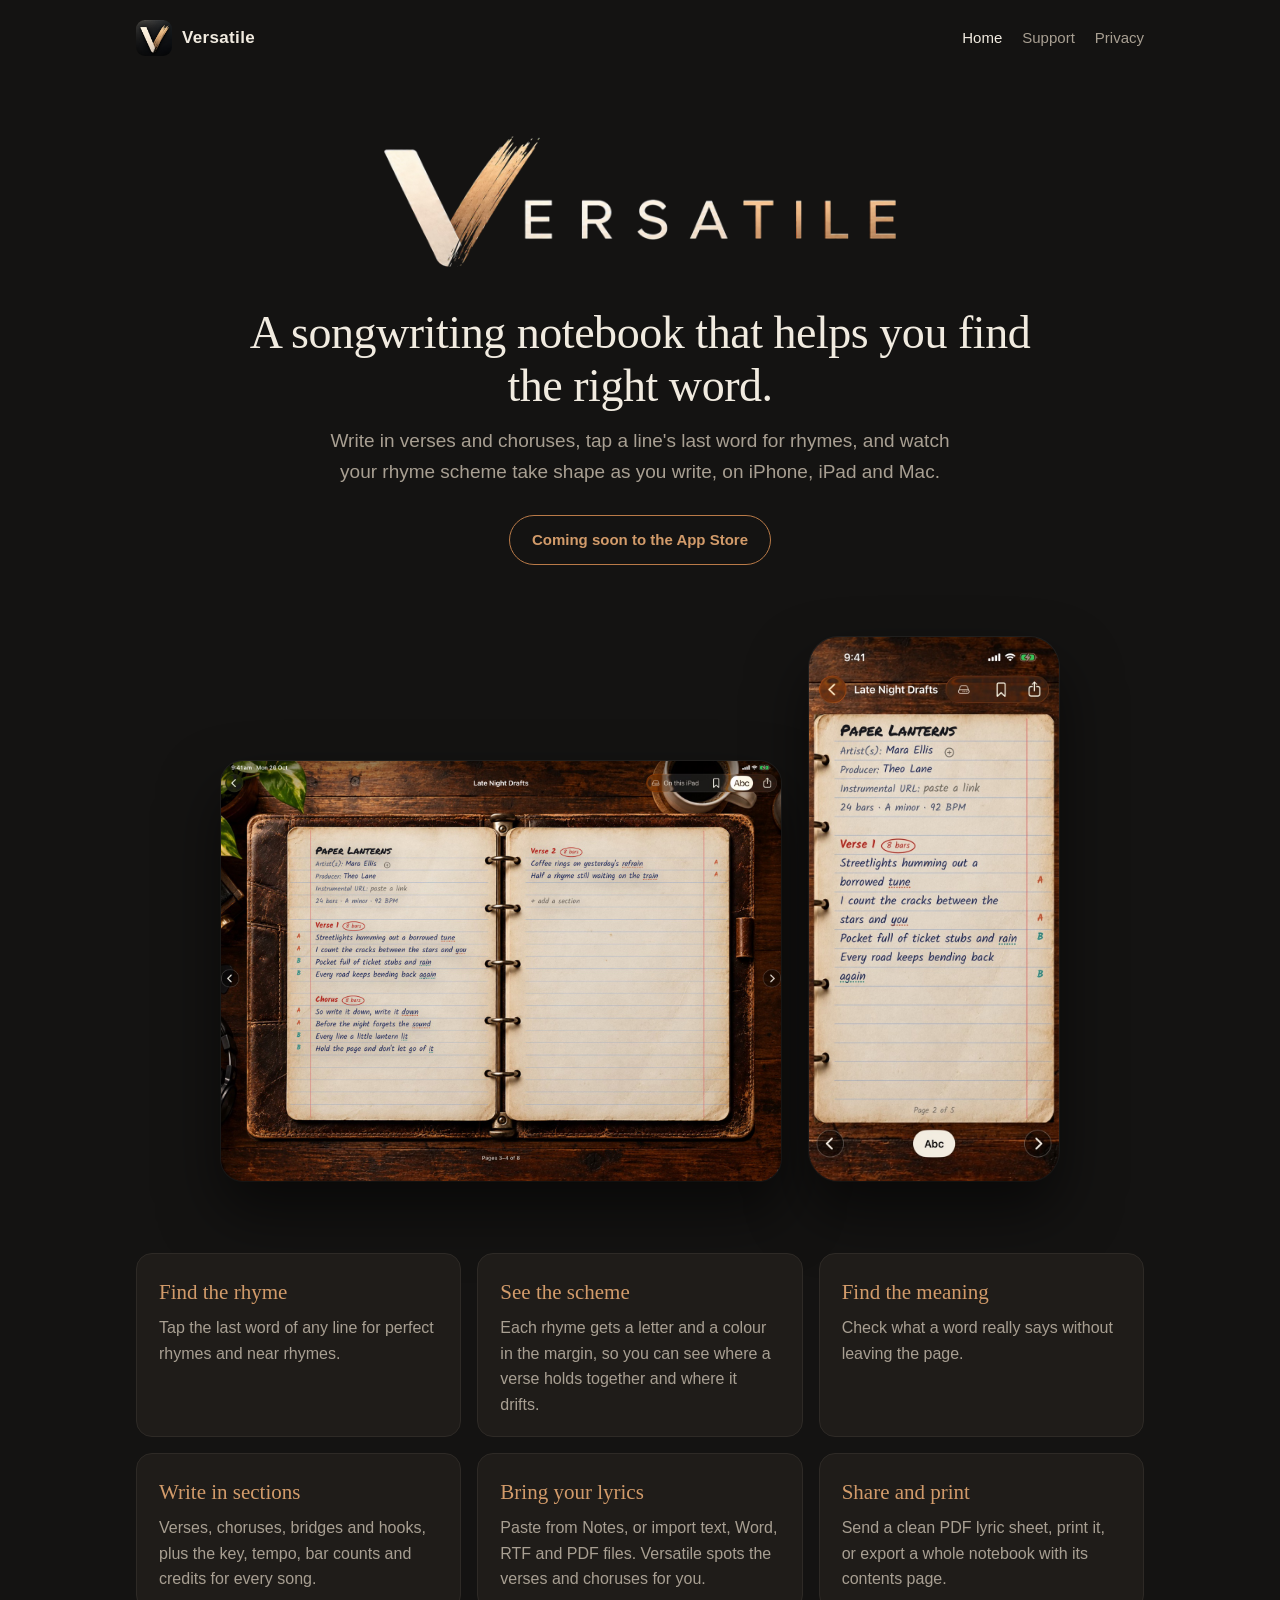
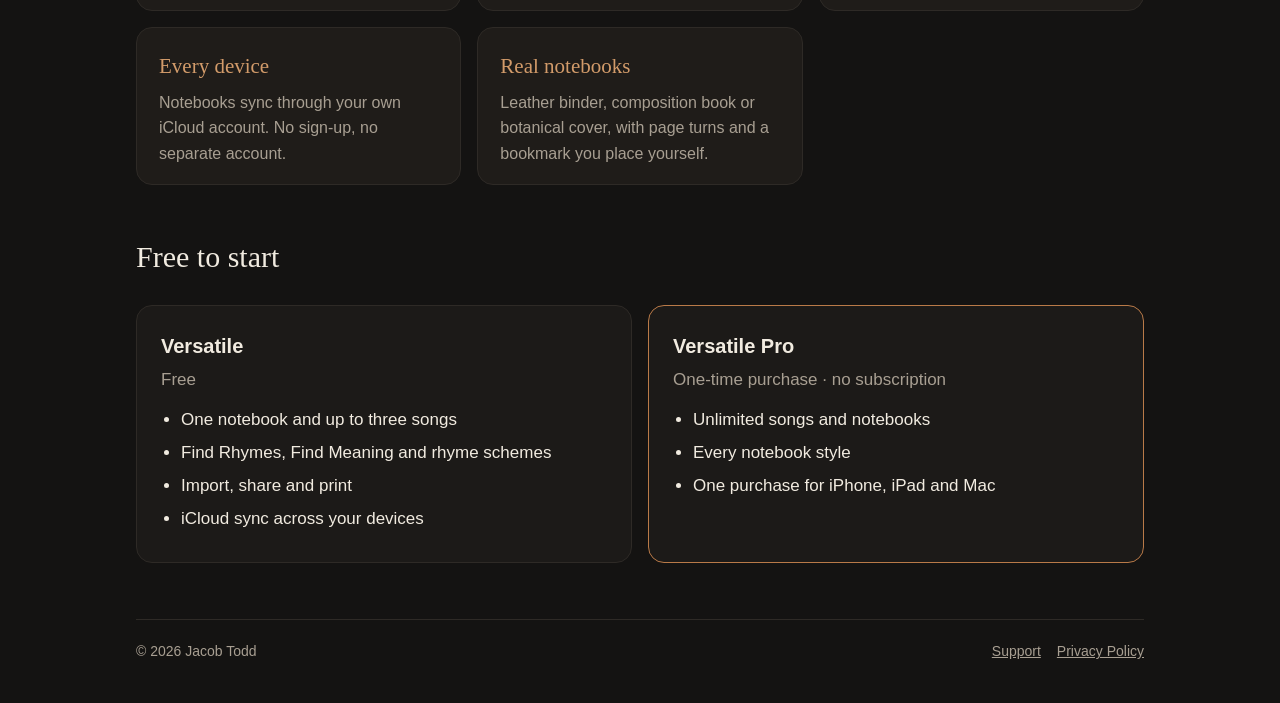
<file: index.html>
<!doctype html>
<html lang="en">
<head>
  <meta charset="utf-8">
  <meta name="viewport" content="width=device-width, initial-scale=1">
  <title>Versatile – Lyric Notebook</title>
  <meta name="description" content="Versatile is a songwriting notebook for iPhone, iPad and Mac. Find rhymes, see your rhyme scheme, and keep every lyric in a notebook that syncs through iCloud.">
  <meta property="og:title" content="Versatile – Lyric Notebook">
  <meta property="og:description" content="A songwriting notebook for iPhone, iPad and Mac that helps you find the right word.">
  <meta property="og:image" content="https://jacobtodd.github.io/versatile-site/ipad.jpg">
  <meta name="theme-color" content="#141312">
  <link rel="icon" href="icon.png">
  <link rel="apple-touch-icon" href="icon.png">
  <link rel="stylesheet" href="style.css">
</head>
<body>
<div class="wrap">
  <header class="top">
    <a class="brand" href="./"><img src="icon.png" alt=""><span>Versatile</span></a>
    <nav>
      <a href="./" aria-current="page">Home</a>
      <a href="support.html">Support</a>
      <a href="privacy.html">Privacy</a>
    </nav>
  </header>

  <section class="hero">
    <img class="wordmark" src="wordmark.png" alt="Versatile">
    <h1>A songwriting notebook that helps you find the right word.</h1>
    <p class="lede">Write in verses and choruses, tap a line's last word for rhymes, and watch your rhyme scheme take shape as you write, on iPhone, iPad and Mac.</p>
    <span class="badge">Coming soon to the App Store</span>
  </section>

  <div class="screens">
    <figure class="ipad"><img src="ipad.jpg" alt="Versatile on iPad: a song in a ring-bound notebook, with rhyme scheme letters in the margin" width="1200" height="1600"></figure>
    <figure class="phone"><img src="phone.jpg" alt="Versatile on iPhone: the first verse of a song with its rhyme scheme" width="644" height="1400"></figure>
  </div>

  <section class="features" aria-label="Features">
    <div class="feature">
      <h3>Find the rhyme</h3>
      <p>Tap the last word of any line for perfect rhymes and near rhymes.</p>
    </div>
    <div class="feature">
      <h3>See the scheme</h3>
      <p>Each rhyme gets a letter and a colour in the margin, so you can see where a verse holds together and where it drifts.</p>
    </div>
    <div class="feature">
      <h3>Find the meaning</h3>
      <p>Check what a word really says without leaving the page.</p>
    </div>
    <div class="feature">
      <h3>Write in sections</h3>
      <p>Verses, choruses, bridges and hooks, plus the key, tempo, bar counts and credits for every song.</p>
    </div>
    <div class="feature">
      <h3>Bring your lyrics</h3>
      <p>Paste from Notes, or import text, Word, RTF and PDF files. Versatile spots the verses and choruses for you.</p>
    </div>
    <div class="feature">
      <h3>Share and print</h3>
      <p>Send a clean PDF lyric sheet, print it, or export a whole notebook with its contents page.</p>
    </div>
    <div class="feature">
      <h3>Every device</h3>
      <p>Notebooks sync through your own iCloud account. No sign-up, no separate account.</p>
    </div>
    <div class="feature">
      <h3>Real notebooks</h3>
      <p>Leather binder, composition book or botanical cover, with page turns and a bookmark you place yourself.</p>
    </div>
  </section>

  <section>
    <h2>Free to start</h2>
    <div class="pricing">
      <div class="plan">
        <h3>Versatile</h3>
        <p class="price">Free</p>
        <ul>
          <li>One notebook and up to three songs</li>
          <li>Find Rhymes, Find Meaning and rhyme schemes</li>
          <li>Import, share and print</li>
          <li>iCloud sync across your devices</li>
        </ul>
      </div>
      <div class="plan pro">
        <h3>Versatile Pro</h3>
        <p class="price">One-time purchase · no subscription</p>
        <ul>
          <li>Unlimited songs and notebooks</li>
          <li>Every notebook style</li>
          <li>One purchase for iPhone, iPad and Mac</li>
        </ul>
      </div>
    </div>
  </section>

  <footer>
    <span>© 2026 Jacob Todd</span>
    <nav><a href="support.html">Support</a><a href="privacy.html">Privacy Policy</a></nav>
  </footer>
</div>
</body>
</html>
</file>
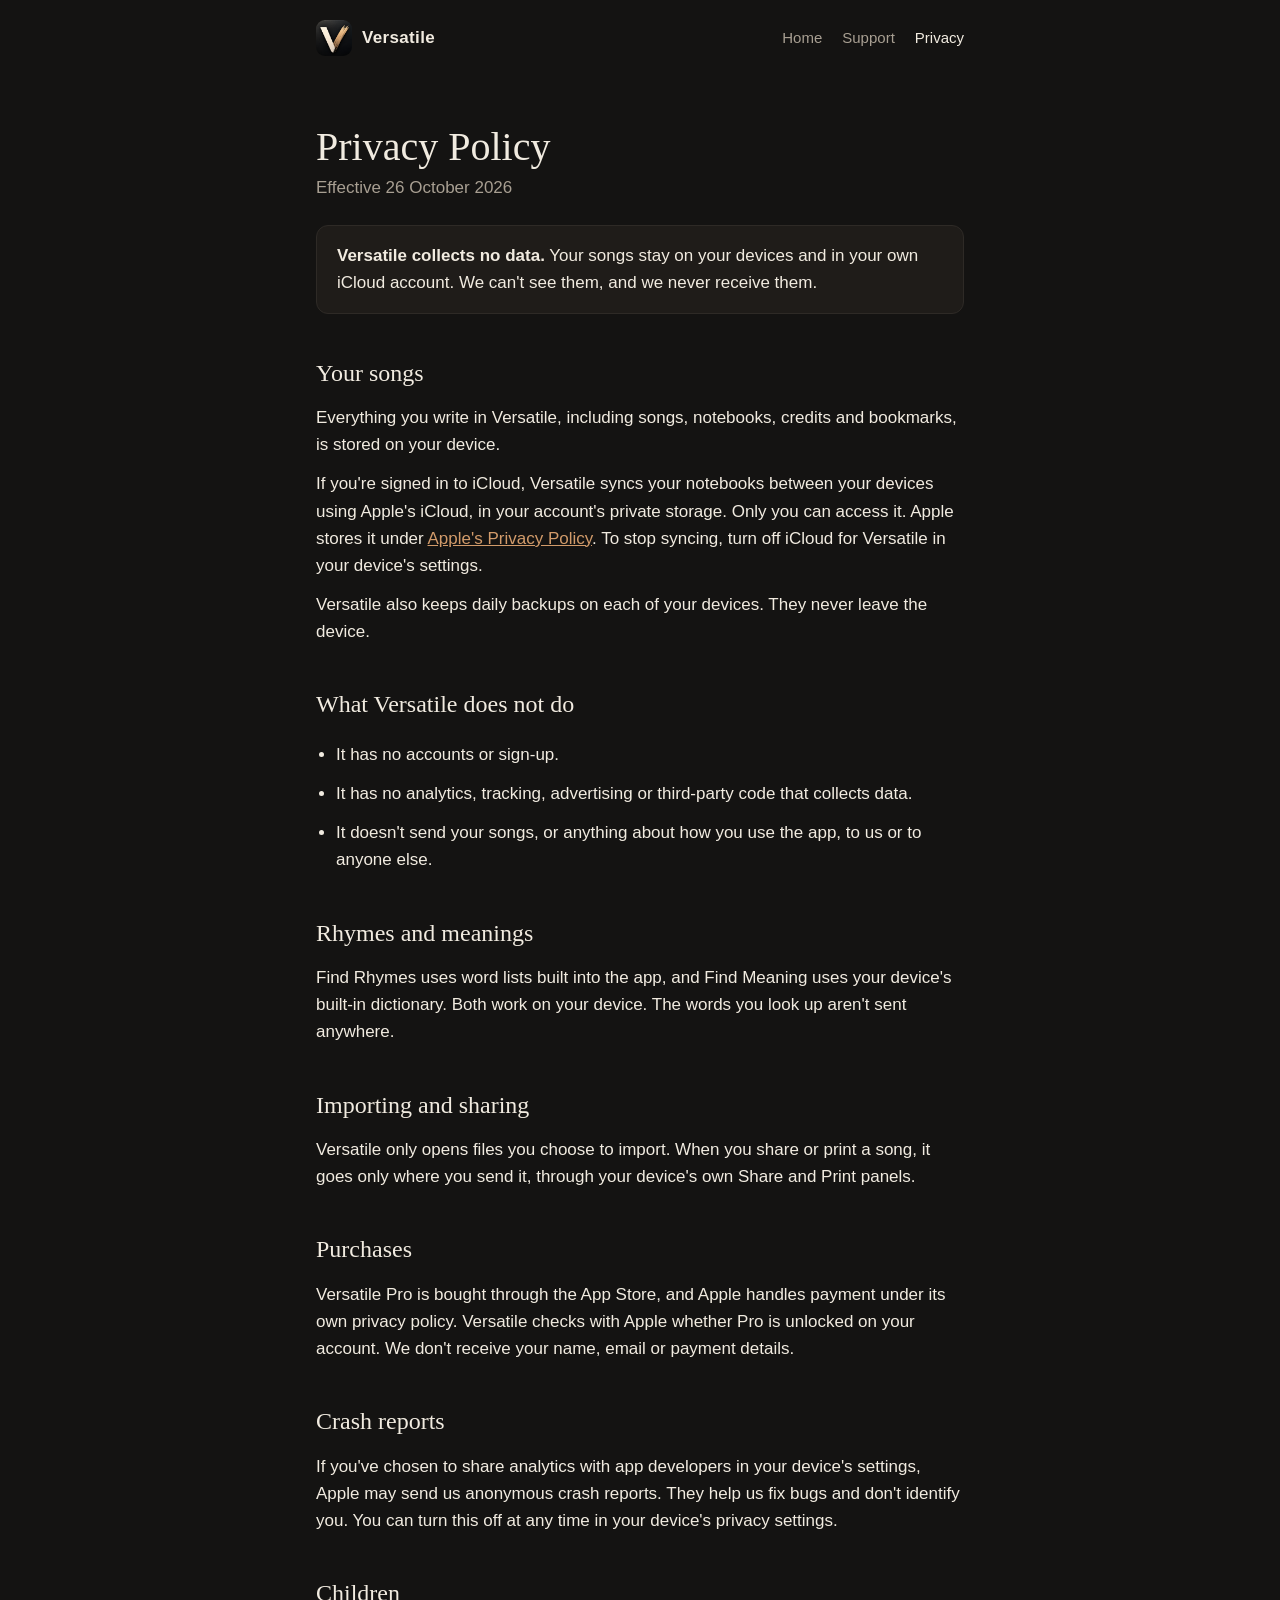
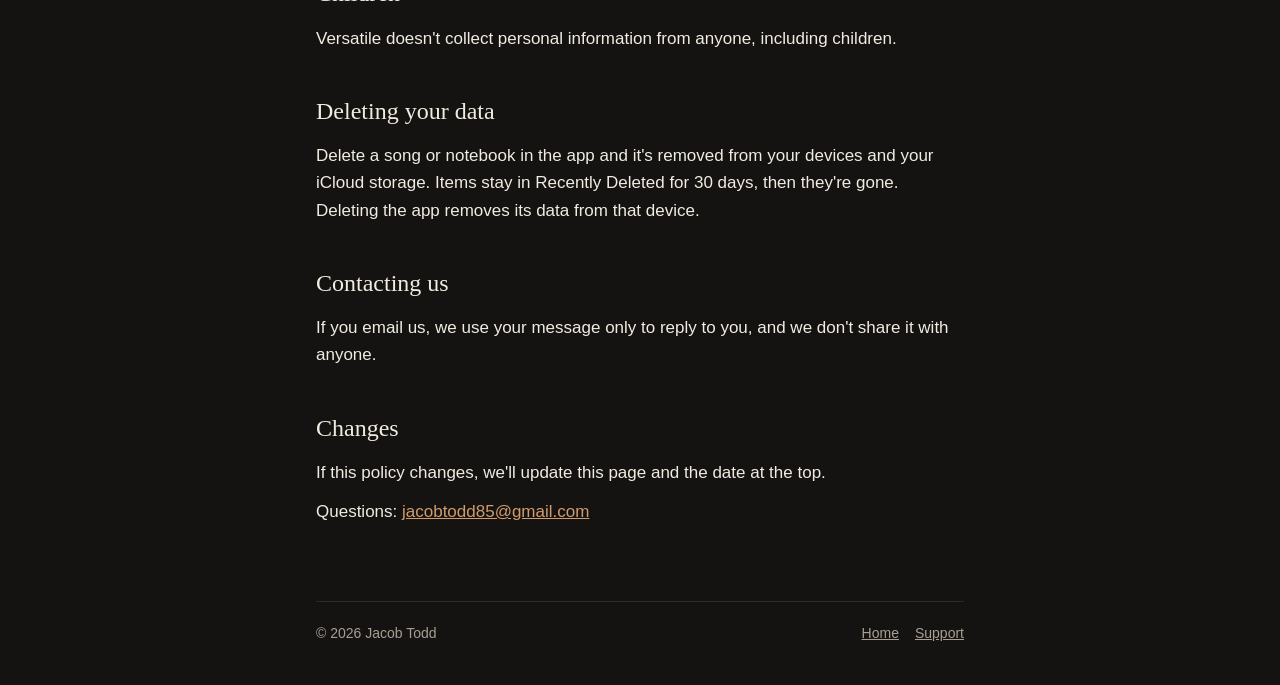
<file: privacy.html>
<!doctype html>
<html lang="en">
<head>
  <meta charset="utf-8">
  <meta name="viewport" content="width=device-width, initial-scale=1">
  <title>Versatile Privacy Policy</title>
  <meta name="description" content="Versatile collects no data. Your songs stay on your devices and in your own iCloud account.">
  <meta name="theme-color" content="#141312">
  <link rel="icon" href="icon.png">
  <link rel="stylesheet" href="style.css">
</head>
<body>
<div class="wrap narrow">
  <header class="top">
    <a class="brand" href="./"><img src="icon.png" alt=""><span>Versatile</span></a>
    <nav>
      <a href="./">Home</a>
      <a href="support.html">Support</a>
      <a href="privacy.html" aria-current="page">Privacy</a>
    </nav>
  </header>

  <main class="page">
    <h1>Privacy Policy</h1>
    <p class="tagline">Effective 26 October 2026</p>

    <div class="card">
      <p><strong>Versatile collects no data.</strong> Your songs stay on your devices and in your own iCloud account. We can't see them, and we never receive them.</p>
    </div>

    <h2>Your songs</h2>
    <p>Everything you write in Versatile, including songs, notebooks, credits and bookmarks, is stored on your device.</p>
    <p>If you're signed in to iCloud, Versatile syncs your notebooks between your devices using Apple's iCloud, in your account's private storage. Only you can access it. Apple stores it under <a href="https://www.apple.com/legal/privacy/">Apple's Privacy Policy</a>. To stop syncing, turn off iCloud for Versatile in your device's settings.</p>
    <p>Versatile also keeps daily backups on each of your devices. They never leave the device.</p>

    <h2>What Versatile does not do</h2>
    <ul>
      <li>It has no accounts or sign-up.</li>
      <li>It has no analytics, tracking, advertising or third-party code that collects data.</li>
      <li>It doesn't send your songs, or anything about how you use the app, to us or to anyone else.</li>
    </ul>

    <h2>Rhymes and meanings</h2>
    <p>Find Rhymes uses word lists built into the app, and Find Meaning uses your device's built-in dictionary. Both work on your device. The words you look up aren't sent anywhere.</p>

    <h2>Importing and sharing</h2>
    <p>Versatile only opens files you choose to import. When you share or print a song, it goes only where you send it, through your device's own Share and Print panels.</p>

    <h2>Purchases</h2>
    <p>Versatile Pro is bought through the App Store, and Apple handles payment under its own privacy policy. Versatile checks with Apple whether Pro is unlocked on your account. We don't receive your name, email or payment details.</p>

    <h2>Crash reports</h2>
    <p>If you've chosen to share analytics with app developers in your device's settings, Apple may send us anonymous crash reports. They help us fix bugs and don't identify you. You can turn this off at any time in your device's privacy settings.</p>

    <h2>Children</h2>
    <p>Versatile doesn't collect personal information from anyone, including children.</p>

    <h2>Deleting your data</h2>
    <p>Delete a song or notebook in the app and it's removed from your devices and your iCloud storage. Items stay in Recently Deleted for 30 days, then they're gone. Deleting the app removes its data from that device.</p>

    <h2>Contacting us</h2>
    <p>If you email us, we use your message only to reply to you, and we don't share it with anyone.</p>

    <h2>Changes</h2>
    <p>If this policy changes, we'll update this page and the date at the top.</p>

    <p>Questions: <a href="mailto:jacobtodd85@gmail.com">jacobtodd85@gmail.com</a></p>
  </main>

  <footer>
    <span>© 2026 Jacob Todd</span>
    <nav><a href="./">Home</a><a href="support.html">Support</a></nav>
  </footer>
</div>
</body>
</html>
</file>
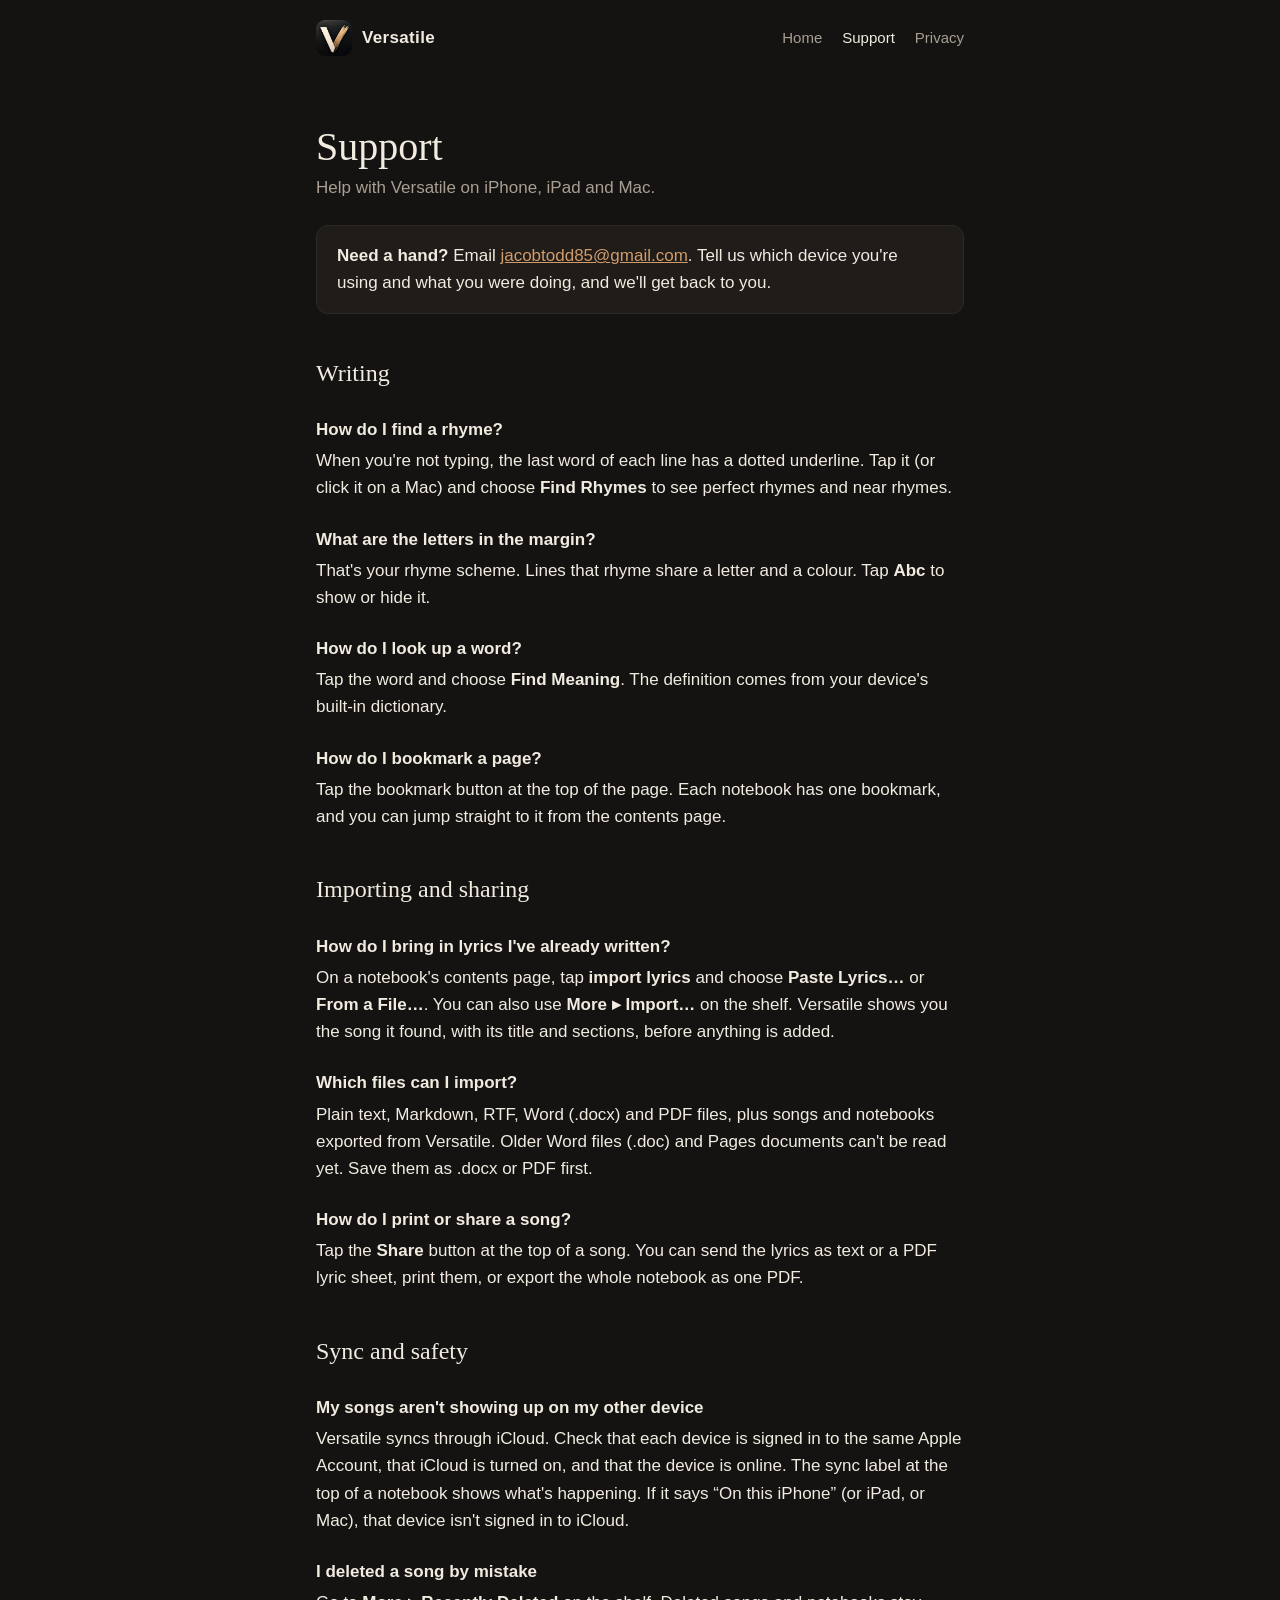
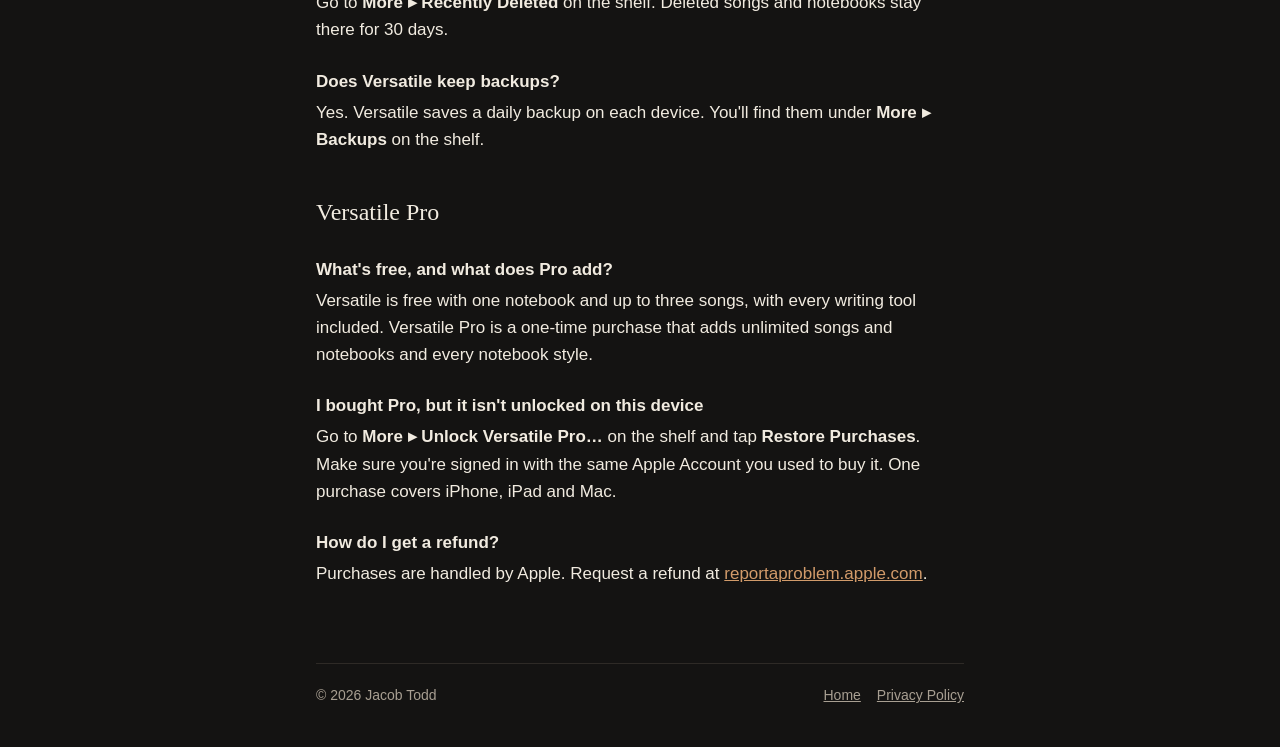
<file: support.html>
<!doctype html>
<html lang="en">
<head>
  <meta charset="utf-8">
  <meta name="viewport" content="width=device-width, initial-scale=1">
  <title>Versatile Support</title>
  <meta name="description" content="Help and answers for Versatile, the songwriting notebook for iPhone, iPad and Mac.">
  <meta name="theme-color" content="#141312">
  <link rel="icon" href="icon.png">
  <link rel="stylesheet" href="style.css">
</head>
<body>
<div class="wrap narrow">
  <header class="top">
    <a class="brand" href="./"><img src="icon.png" alt=""><span>Versatile</span></a>
    <nav>
      <a href="./">Home</a>
      <a href="support.html" aria-current="page">Support</a>
      <a href="privacy.html">Privacy</a>
    </nav>
  </header>

  <main class="page">
    <h1>Support</h1>
    <p class="tagline">Help with Versatile on iPhone, iPad and Mac.</p>

    <div class="card">
      <p><strong>Need a hand?</strong> Email <a href="mailto:jacobtodd85@gmail.com?subject=Versatile%20support">jacobtodd85@gmail.com</a>. Tell us which device you're using and what you were doing, and we'll get back to you.</p>
    </div>

    <h2>Writing</h2>

    <h3>How do I find a rhyme?</h3>
    <p>When you're not typing, the last word of each line has a dotted underline. Tap it (or click it on a Mac) and choose <strong>Find Rhymes</strong> to see perfect rhymes and near rhymes.</p>

    <h3>What are the letters in the margin?</h3>
    <p>That's your rhyme scheme. Lines that rhyme share a letter and a colour. Tap <strong>Abc</strong> to show or hide it.</p>

    <h3>How do I look up a word?</h3>
    <p>Tap the word and choose <strong>Find Meaning</strong>. The definition comes from your device's built-in dictionary.</p>

    <h3>How do I bookmark a page?</h3>
    <p>Tap the bookmark button at the top of the page. Each notebook has one bookmark, and you can jump straight to it from the contents page.</p>

    <h2>Importing and sharing</h2>

    <h3>How do I bring in lyrics I've already written?</h3>
    <p>On a notebook's contents page, tap <strong>import lyrics</strong> and choose <strong>Paste Lyrics…</strong> or <strong>From a File…</strong>. You can also use <strong>More ▸ Import…</strong> on the shelf. Versatile shows you the song it found, with its title and sections, before anything is added.</p>

    <h3>Which files can I import?</h3>
    <p>Plain text, Markdown, RTF, Word (.docx) and PDF files, plus songs and notebooks exported from Versatile. Older Word files (.doc) and Pages documents can't be read yet. Save them as .docx or PDF first.</p>

    <h3>How do I print or share a song?</h3>
    <p>Tap the <strong>Share</strong> button at the top of a song. You can send the lyrics as text or a PDF lyric sheet, print them, or export the whole notebook as one PDF.</p>

    <h2>Sync and safety</h2>

    <h3>My songs aren't showing up on my other device</h3>
    <p>Versatile syncs through iCloud. Check that each device is signed in to the same Apple Account, that iCloud is turned on, and that the device is online. The sync label at the top of a notebook shows what's happening. If it says “On this iPhone” (or iPad, or Mac), that device isn't signed in to iCloud.</p>

    <h3>I deleted a song by mistake</h3>
    <p>Go to <strong>More ▸ Recently Deleted</strong> on the shelf. Deleted songs and notebooks stay there for 30 days.</p>

    <h3>Does Versatile keep backups?</h3>
    <p>Yes. Versatile saves a daily backup on each device. You'll find them under <strong>More ▸ Backups</strong> on the shelf.</p>

    <h2>Versatile Pro</h2>

    <h3>What's free, and what does Pro add?</h3>
    <p>Versatile is free with one notebook and up to three songs, with every writing tool included. Versatile Pro is a one-time purchase that adds unlimited songs and notebooks and every notebook style.</p>

    <h3>I bought Pro, but it isn't unlocked on this device</h3>
    <p>Go to <strong>More ▸ Unlock Versatile Pro…</strong> on the shelf and tap <strong>Restore Purchases</strong>. Make sure you're signed in with the same Apple Account you used to buy it. One purchase covers iPhone, iPad and Mac.</p>

    <h3>How do I get a refund?</h3>
    <p>Purchases are handled by Apple. Request a refund at <a href="https://reportaproblem.apple.com">reportaproblem.apple.com</a>.</p>
  </main>

  <footer>
    <span>© 2026 Jacob Todd</span>
    <nav><a href="./">Home</a><a href="privacy.html">Privacy Policy</a></nav>
  </footer>
</div>
</body>
</html>
</file>
<file: style.css>
:root {
  --bg: #141312;
  --bg-2: #1c1a18;
  --text: #f1ebe0;
  --muted: #a89f92;
  --line: #2e2a26;
  --card: #1f1c19;
  --copper: #d29b6a;
  --copper-deep: #b97a48;
  color-scheme: dark;
}
* { box-sizing: border-box; }
html { -webkit-text-size-adjust: 100%; }
body {
  margin: 0;
  background: var(--bg);
  color: var(--text);
  font: 17px/1.6 -apple-system, BlinkMacSystemFont, "SF Pro Text", "Helvetica Neue", Arial, sans-serif;
  -webkit-font-smoothing: antialiased;
}
img { max-width: 100%; height: auto; display: block; }
a { color: var(--copper); }
a:hover { color: #e6b58a; }

.wrap { max-width: 1040px; margin: 0 auto; padding: 0 16px; }
.narrow { max-width: 680px; }

/* Top bar */
.top { display: flex; align-items: center; justify-content: space-between; gap: 16px; padding: 20px 0; }
.brand { display: flex; align-items: center; gap: 10px; text-decoration: none; color: var(--text); }
.brand img { width: 36px; height: 36px; border-radius: 9px; }
.brand span { font-weight: 600; letter-spacing: 0.02em; }
.top nav { display: flex; gap: 20px; flex-wrap: wrap; }
.top nav a { color: var(--muted); text-decoration: none; font-size: 15px; }
.top nav a[aria-current="page"], .top nav a:hover { color: var(--text); }

/* Hero */
.hero { text-align: center; padding: 56px 0 24px; }
.hero .wordmark { width: min(520px, 88%); margin: 0 auto; }
.hero h1 {
  font-family: ui-serif, "New York", Georgia, serif;
  font-weight: 500; font-size: clamp(30px, 5vw, 46px); line-height: 1.15;
  margin: 36px auto 14px; max-width: 18em; letter-spacing: -0.01em;
}
.hero p.lede { color: var(--muted); font-size: 19px; max-width: 34em; margin: 0 auto; }
.badge {
  display: inline-block; margin-top: 28px; padding: 12px 22px; border-radius: 999px;
  border: 1px solid var(--copper-deep); color: var(--copper); font-weight: 600; font-size: 15px;
}

/* Screens */
.screens { display: flex; justify-content: center; align-items: flex-end; gap: 28px; padding: 48px 0 24px; }
.screens figure { margin: 0; }
.screens img { border-radius: 22px; box-shadow: 0 30px 60px rgba(0,0,0,.55), 0 0 0 1px rgba(255,255,255,.06); }
.screens .ipad { width: min(560px, 62%); }
.screens .phone { width: min(250px, 30%); }
.screens .phone img { border-radius: 30px; }

/* Features */
.features { display: grid; grid-template-columns: repeat(auto-fit, minmax(260px, 1fr)); gap: 16px; padding: 48px 0; }
.feature { background: var(--card); border: 1px solid var(--line); border-radius: 16px; padding: 22px 22px 18px; }
.feature h3 { font-family: ui-serif, "New York", Georgia, serif; font-weight: 500; font-size: 21px; margin: 0 0 6px; color: var(--copper); }
.feature p { margin: 0; color: var(--muted); font-size: 16px; }

/* Pricing */
.pricing { display: grid; grid-template-columns: repeat(auto-fit, minmax(260px, 1fr)); gap: 16px; padding: 8px 0 56px; }
.plan { border: 1px solid var(--line); border-radius: 16px; padding: 24px; background: var(--bg-2); }
.plan.pro { border-color: var(--copper-deep); }
.plan h3 { margin: 0 0 4px; font-size: 20px; }
.plan .price { color: var(--muted); margin: 0 0 12px; }
.plan ul { margin: 0; padding-left: 20px; }
.plan li { margin-bottom: 6px; }

section h2, .page h2 { font-family: ui-serif, "New York", Georgia, serif; font-weight: 500; font-size: 30px; margin: 0 0 16px; }

/* Text pages */
.page { padding: 24px 0 64px; }
.page h1 { font-family: ui-serif, "New York", Georgia, serif; font-weight: 500; font-size: 40px; line-height: 1.15; margin: 24px 0 4px; }
.page .tagline { color: var(--muted); margin: 0 0 24px; }
.page h2 { font-size: 24px; margin: 40px 0 12px; }
.page h3 { font-size: 17px; margin: 24px 0 4px; }
.page p, .page li { margin: 0 0 12px; }
.page ul { padding-left: 20px; }
.card { background: var(--card); border: 1px solid var(--line); border-radius: 12px; padding: 16px 20px; margin: 16px 0; }
.card p:last-child { margin-bottom: 0; }

footer { border-top: 1px solid var(--line); color: var(--muted); font-size: 14px; padding: 20px 0 40px; display: flex; gap: 16px; flex-wrap: wrap; justify-content: space-between; }
footer nav { display: flex; gap: 16px; }
footer a { color: var(--muted); }

@media (max-width: 600px) {
  .hero { padding-top: 32px; }
  .screens { gap: 12px; padding-top: 32px; }
  .screens img { border-radius: 12px; }
  .screens .phone img { border-radius: 16px; }
  .screens .ipad { width: 64%; }
  .screens .phone { width: 32%; }
}
</file>
